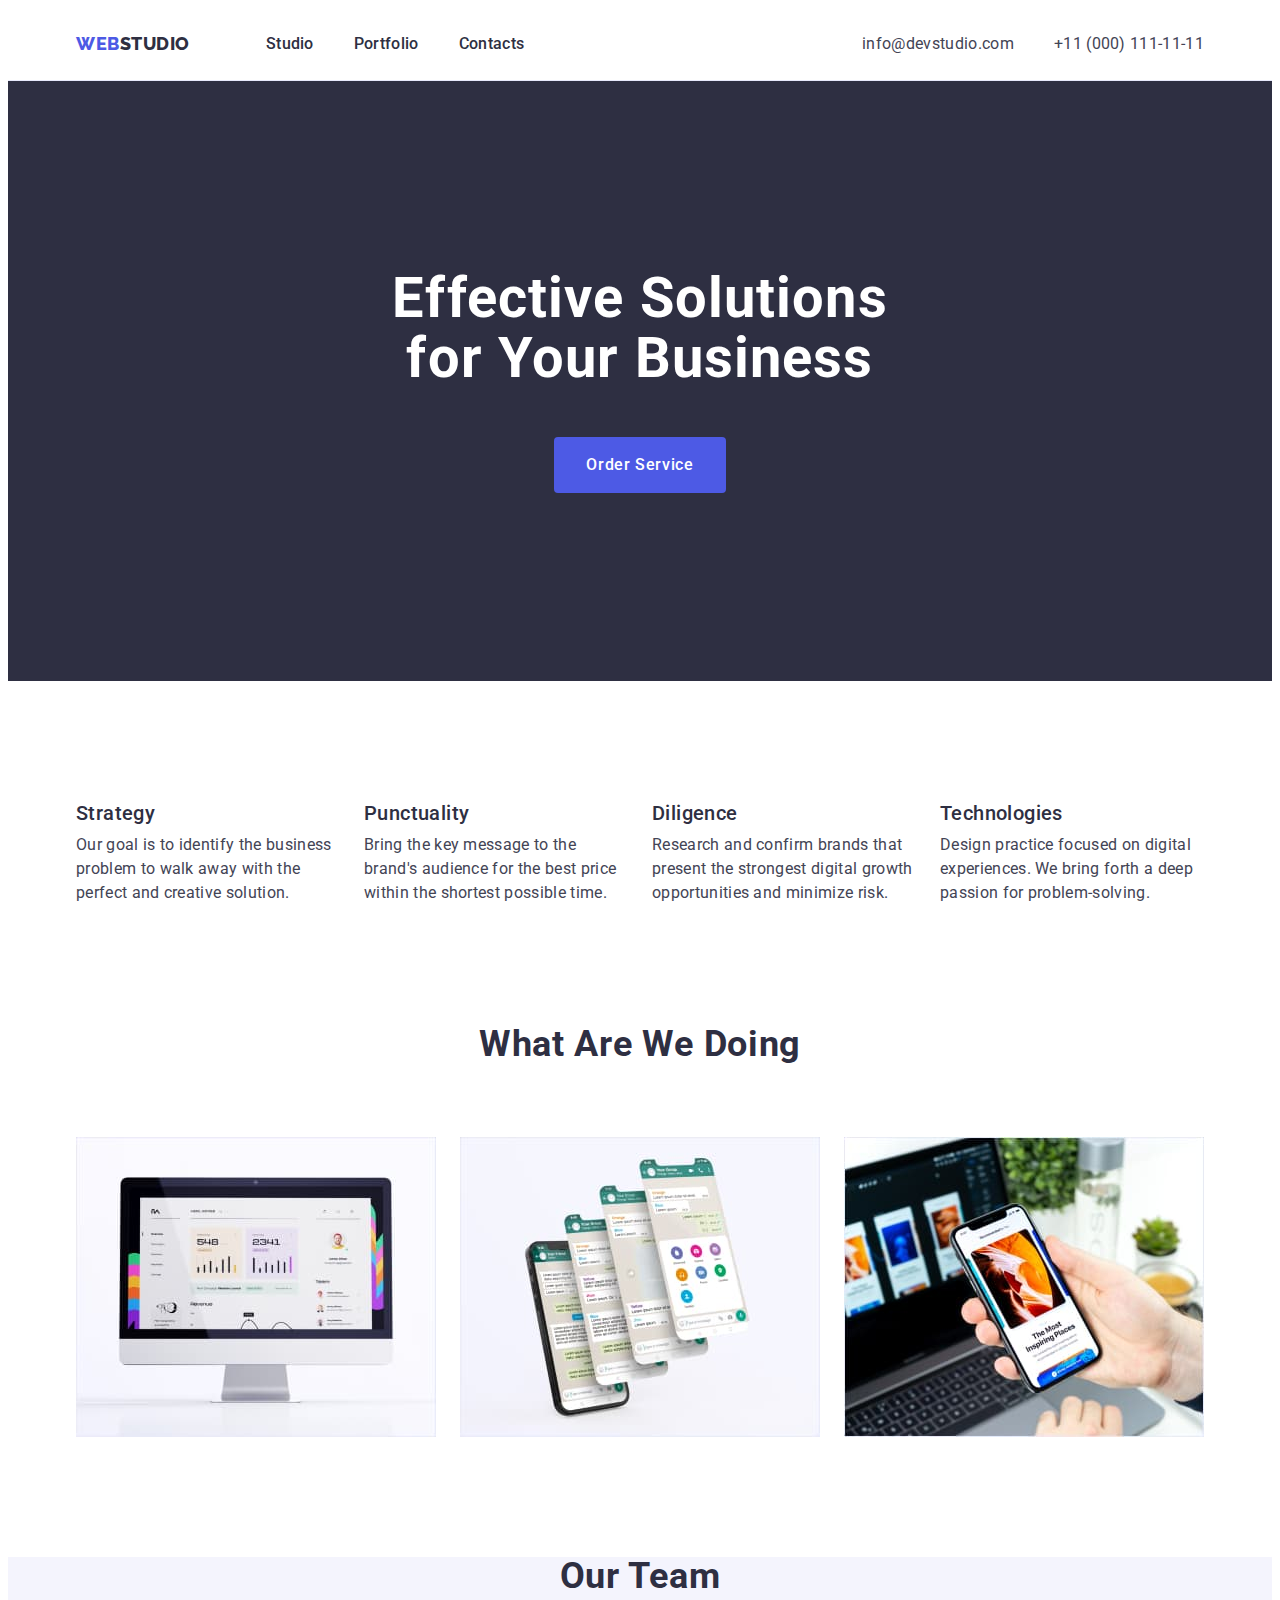
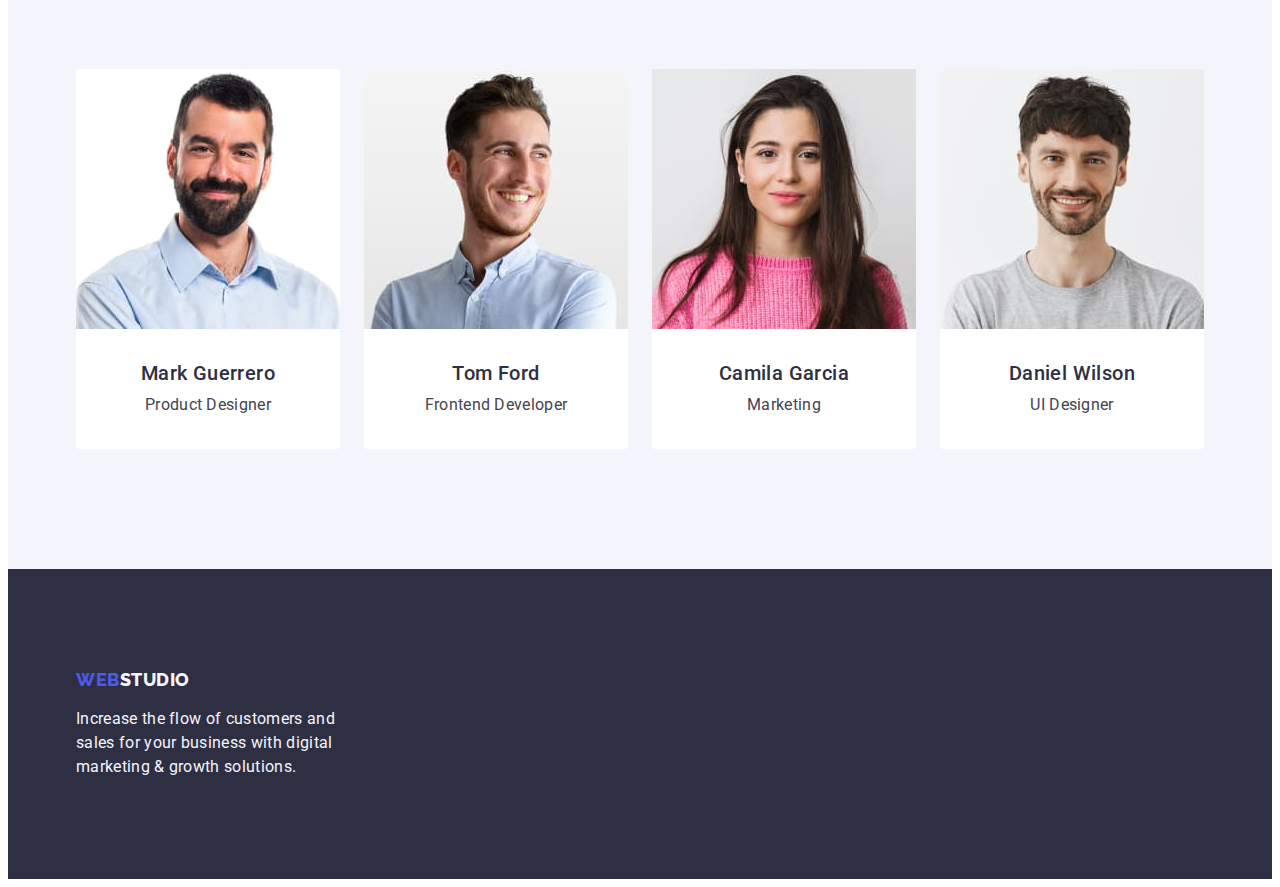
<file: index.html>
<!DOCTYPE html>
<html lang="en">
  <head>
    <meta charset="UTF-8" />
    <meta name="viewport" content="width=device-width, initial-scale=1.0" />
    <title>Web Studio (Version 4.0)</title>
    <link
      rel="stylesheet"
      href="https://cdnjs.cloudflare.com/ajax/libs/modern-normalize/2.0.0/modern-normalize.min.css"
      integrity="sha512-4xo8blKMVCiXpTaLzQSLSw3KFOVPWhm/TRtuPVc4WG6kUgjH6J03IBuG7JZPkcWMxJ5huwaBpOpnwYElP/m6wg=="
      crossorigin="anonymous"
      referrerpolicy="no-referrer"
    />
    <link rel="stylesheet" href="./css/style.css" />
    <link rel="preconnect" href="https://fonts.googleapis.com" />
    <link rel="preconnect" href="https://fonts.gstatic.com" crossorigin />
    <link
      href="https://fonts.googleapis.com/css2?family=Raleway:wght@800&family=Roboto:wght@400;500;700;900&display=swap"
      rel="stylesheet"
    />
  </head>

  <body>
    <!--Header-->

    <header class="header-section">
      <div class="header-container container">
        <nav class="nav">
          <a href="./index.html" class="link logo"
            >Web<span class="logo-part">Studio</span>
          </a>
          <ul class="list nav-list">
            <li class="nav-item">
              <a href="./index.html" class="link nav-list-item">Studio</a>
            </li>
            <li class="nav-item">
              <a href="./portfolio.html" class="link nav-list-item"
                >Portfolio</a
              >
            </li>
            <li class="nav-item">
              <a href="" class="link nav-list-item">Contacts</a>
            </li>
          </ul>
        </nav>
        <address class="address">
          <ul class="list address-list">
            <li>
              <a href="mailto:info@devstudio.com" class="link address-list-item"
                >info@devstudio.com</a
              >
            </li>
            <li>
              <a href="tel:+110001111111" class="link address-list-item"
                >+11 (000) 111-11-11</a
              >
            </li>
          </ul>
        </address>
      </div>
    </header>

    <!-- Main info -->
    <main>
      <!-- Hero -->
      <section class="hero">
        <div class="container">
          <h1 class="hero-title">Effective Solutions for Your Business</h1>
          <button type="button" class="hero-btn hero-btn-text">
            Order Service
          </button>
        </div>
      </section>

      <!-- Company standards -->

      <section class="section section-standatrs">
        <div class="container">
          <h2 class="header-two visually-hidden">Company standards</h2>
          <ul class="standarts-list list">
            <li class="standarts-item">
              <h3 class="header-three">Strategy</h3>
              <p class="header-three-desc">
                Our goal is to identify the business problem to walk away with
                the perfect and creative solution.
              </p>
            </li>
            <li class="standarts-item">
              <h3 class="header-three">Punctuality</h3>
              <p class="header-three-desc">
                Bring the key message to the brand's audience for the best price
                within the shortest possible time.
              </p>
            </li>
            <li class="standarts-item">
              <h3 class="header-three">Diligence</h3>
              <p class="header-three-desc">
                Research and confirm brands that present the strongest digital
                growth opportunities and minimize risk.
              </p>
            </li>
            <li class="standarts-item">
              <h3 class="header-three">Technologies</h3>
              <p class="header-three-desc">
                Design practice focused on digital experiences. We bring forth a
                deep passion for problem-solving.
              </p>
            </li>
          </ul>
        </div>
      </section>

      <!-- Company skills -->

      <section class="section">
        <div class="container">
          <h2 class="header-two">What are we doing</h2>
          <ul class="list list-skills">
            <li class="list-skills-item">
              <img
                src="./images/devices/pc.jpg"
                alt="Personal Computer"
                width="360"
              />
            </li>
            <li class="list-skills-item">
              <img src="./images/devices/phone.jpg" alt="Phone" width="360" />
            </li>
            <li class="list-skills-item">
              <img src="./images/devices/laptop.jpg" alt="laptop" width="360" />
            </li>
          </ul>
        </div>
      </section>

      <!-- Team -->

      <section class="section team-section">
        <div class="container">
          <h2 class="header-two">Our Team</h2>
          <ul class="list team-list">
            <li class="team-list-item">
              <img
                src="./images/team/mark.jpg"
                alt="Mark Guerrero"
                width="264"
              />
              <div class="team-content">
                <h3 class="name">Mark Guerrero</h3>
                <p class="pic-desc">Product Designer</p>
              </div>
            </li>
            <li class="team-list-item">
              <img src="./images/team/tom.jpg" alt="Tom Ford" width="264" />
              <div class="team-content">
                <h3 class="name">Tom Ford</h3>
                <p class="pic-desc">Frontend Developer</p>
              </div>
            </li>
            <li class="team-list-item">
              <img
                src="./images/team/camila.jpg"
                alt="Camila Garcia"
                width="264"
              />
              <div class="team-content">
                <h3 class="name">Camila Garcia</h3>
                <p class="pic-desc">Marketing</p>
              </div>
            </li>
            <li class="team-list-item">
              <img
                src="./images/team/daniel.jpg"
                alt="Daniel Wilson"
                width="264"
              />
              <div class="team-content">
                <h3 class="name">Daniel Wilson</h3>
                <p class="pic-desc">UI Designer</p>
              </div>
            </li>
          </ul>
        </div>
      </section>
    </main>

    <!-- Footer -->
    <footer class="footer">
      <div class="container">
        <a class="logo-footer link" href="./index.html"
          >Web<span class="logo-second-part-footer">Studio</span>
        </a>
        <p class="footer-text">
          Increase the flow of customers and sales for your business with
          digital marketing & growth solutions.
        </p>
      </div>
    </footer>
  </body>
</html>
</file>
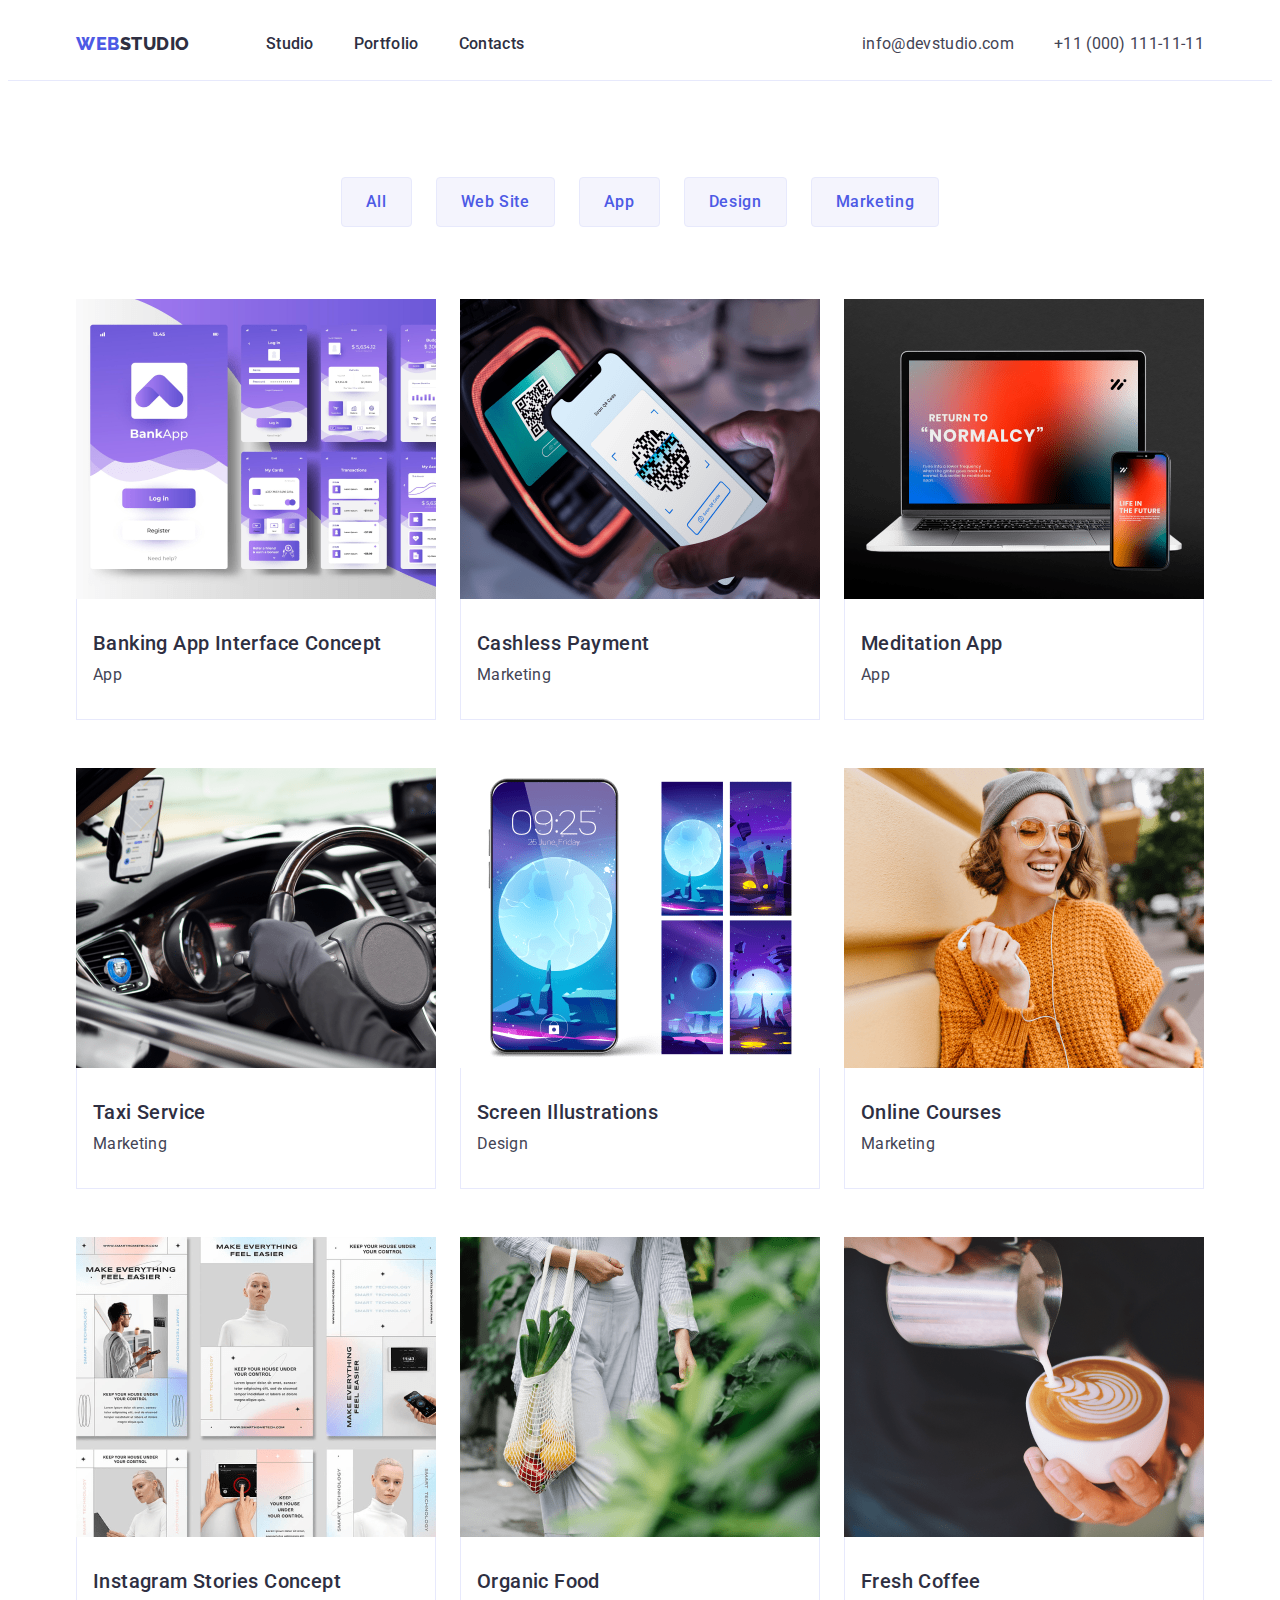
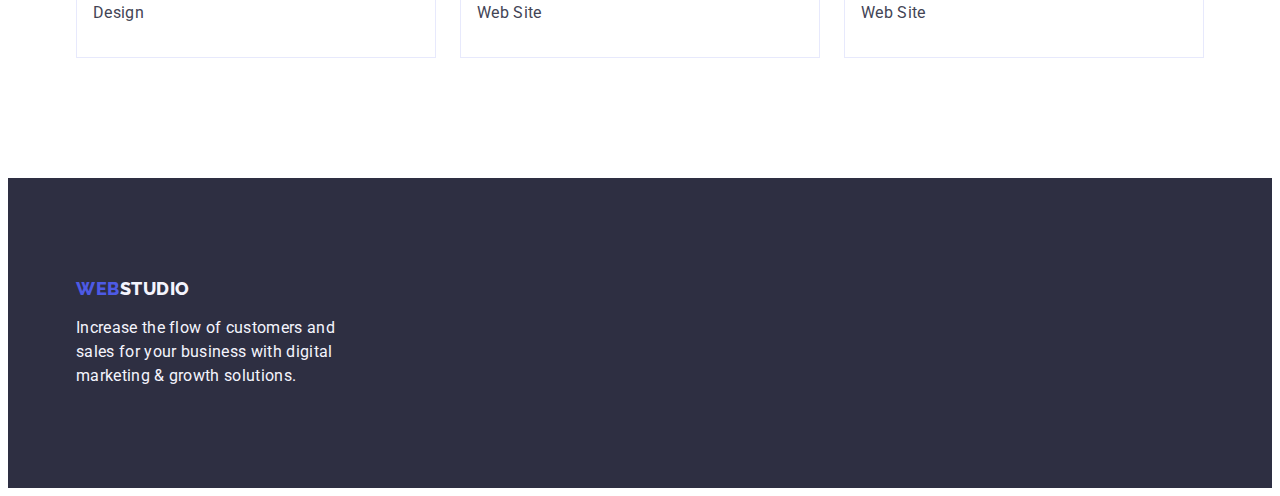
<file: portfolio.html>
<!DOCTYPE html>
<html lang="en">
  <head>
    <meta charset="UTF-8" />
    <meta name="viewport" content="width=device-width, initial-scale=1.0" />
    <title>Portfolio</title>
    <link
      rel="stylesheet"
      href="https://cdnjs.cloudflare.com/ajax/libs/modern-normalize/2.0.0/modern-normalize.min.css"
      integrity="sha512-4xo8blKMVCiXpTaLzQSLSw3KFOVPWhm/TRtuPVc4WG6kUgjH6J03IBuG7JZPkcWMxJ5huwaBpOpnwYElP/m6wg=="
      crossorigin="anonymous"
      referrerpolicy="no-referrer"
    />
    <link rel="stylesheet" href="./css/style.css" />
    <link rel="preconnect" href="https://fonts.googleapis.com" />
    <link rel="preconnect" href="https://fonts.gstatic.com" crossorigin />
    <link
      href="https://fonts.googleapis.com/css2?family=Raleway:wght@800&family=Roboto:wght@400;500;700;900&display=swap"
      rel="stylesheet"
    />
  </head>
  <body>
    <!-- Header -->
    <header class="header-section">
      <div class="header-container container">
        <nav class="nav">
          <a href="./index.html" class="link logo"
            >Web<span class="logo-part">Studio</span>
          </a>
          <ul class="list nav-list">
            <li class="nav-item">
              <a href="./index.html" class="link nav-list-item">Studio</a>
            </li>
            <li class="nav-item">
              <a href="./portfolio.html" class="link nav-list-item"
                >Portfolio</a
              >
            </li>
            <li class="nav-item">
              <a href="" class="link nav-list-item">Contacts</a>
            </li>
          </ul>
        </nav>
        <address class="address">
          <ul class="list address-list">
            <li>
              <a href="mailto:info@devstudio.com" class="link address-list-item"
                >info@devstudio.com</a
              >
            </li>
            <li>
              <a href="tel:+110001111111" class="link address-list-item"
                >+11 (000) 111-11-11</a
              >
            </li>
          </ul>
        </address>
      </div>
    </header>
    <main>
      <!-- Filters -->
      <section class="gallery">
        <div class="container">
          <h1 class="visually-hidden">Portfolio</h1>
          <ul class="filter-list list">
            <li><button type="button" class="filter-item">All</button></li>
            <li><button type="button" class="filter-item">Web Site</button></li>
            <li><button type="button" class="filter-item">App</button></li>
            <li><button type="button" class="filter-item">Design</button></li>
            <li>
              <button type="button" class="filter-item">Marketing</button>
            </li>
          </ul>
          <!-- Company services -->
          <ul class="gallery-list list">
            <li class="gallery-item link">
              <a href="/" class="link">
                <img
                  src="./images/row1/img2.jpg"
                  alt="Banking App Interface"
                  width="360"
                  height="360"
                />
                <div class="gallery-content">
                  <h2 class="header-three">Banking App Interface Concept</h2>
                  <p class="header-three-desc">App</p>
                </div>
              </a>
            </li>
            <li class="gallery-item link">
              <a href="/" class="link">
                <img
                  src="./images/row1/img1.jpg"
                  alt="Cashless Payment"
                  width="360"
                  height="360"
                />
                <div class="gallery-content">
                  <h2 class="header-three">Cashless Payment</h2>
                  <p class="header-three-desc">Marketing</p>
                </div>
              </a>
            </li>
            <li class="gallery-item link">
              <a href="/" class="link"
                ><img
                  src="./images/row1/img.jpg"
                  alt="Meditation App"
                  width="360"
                  height="360"
                />
                <div class="gallery-content">
                  <h2 class="header-three">Meditation App</h2>
                  <p class="header-three-desc">App</p>
                </div>
              </a>
            </li>
            <li class="gallery-item link">
              <a href="/" class="link">
                <img
                  src="./images/row2/img2.jpg"
                  alt="Taxi Service"
                  width="360"
                  height="360"
                />
                <div class="gallery-content">
                  <h2 class="header-three">Taxi Service</h2>
                  <p class="header-three-desc">Marketing</p>
                </div>
              </a>
            </li>
            <li class="gallery-item link">
              <a href="/" class="link">
                <img
                  src="./images/row2/img1.jpg"
                  alt="Screen Illustrations"
                  width="360"
                  height="360"
                />
                <div class="gallery-content">
                  <h2 class="header-three">Screen Illustrations</h2>
                  <p class="header-three-desc">Design</p>
                </div>
              </a>
            </li>
            <li class="gallery-item link">
              <a href="/" class="link">
                <img
                  src="./images/row2/img.jpg"
                  alt="Online Courses"
                  width="360"
                  height="360"
                />
                <div class="gallery-content">
                  <h2 class="header-three">Online Courses</h2>
                  <p class="header-three-desc">Marketing</p>
                </div>
              </a>
            </li>
            <li class="gallery-item link">
              <a href="/" class="link">
                <img
                  src="./images/row3/img2.jpg"
                  alt="Instagram Stories"
                  width="360"
                  height="360"
                />
                <div class="gallery-content">
                  <h2 class="header-three">Instagram Stories Concept</h2>
                  <p class="header-three-desc">Design</p>
                </div>
              </a>
            </li>
            <li class="gallery-item link">
              <a href="/" class="link">
                <img
                  src="./images/row3/img1.jpg"
                  alt="Organic Food"
                  width="360"
                  height="360"
                />
                <div class="gallery-content">
                  <h2 class="header-three">Organic Food</h2>
                  <p class="header-three-desc">Web Site</p>
                </div>
              </a>
            </li>
            <li class="gallery-item link">
              <a href="/" class="link">
                <img
                  src="./images/row3/img.jpg"
                  alt="Fresh Coffee"
                  width="360"
                  height="360"
                />
                <div class="gallery-content">
                  <h2 class="header-three">Fresh Coffee</h2>
                  <p class="header-three-desc">Web Site</p>
                </div>
              </a>
            </li>
          </ul>
        </div>
      </section>
    </main>

    <!-- Footer -->

    <footer class="footer">
      <div class="container">
        <a class="logo-footer link" href="./index.html"
          >Web<span class="logo-second-part-footer">Studio</span>
        </a>
        <p class="footer-text">
          Increase the flow of customers and sales for your business with
          digital marketing & growth solutions.
        </p>
      </div>
    </footer>
  </body>
</html>
</file>
<file: css/style.css>
/* Variables */
:root {
  /* Fonts */
  --primary-font: "Roboto";
  --logo-font: "Raleway";

  /* Navy blue */
  --brand-color: #2e2f42;

  /* Slate */
  --secondary-color: #434455;

  /* Ocean */
  --action-color: #404bbf;

  /* Iris */
  --logo-color: #4d5ae5;

  /* Cloud */
  --logo-second-color: #f4f4fd;

  /* Accent */
  --accent-color: #e7e9fc;
}

body {
  font-family: "Roboto", sans-serif;
  color: var(--secondary-color);
  background-color: #ffffff;
}

*,
*::before,
*::after {
  box-sizing: border-box;
}

h1,
h2,
h3,
h4,
h5,
h6,
p {
  margin: 0;
}

.list {
  list-style: none;
  margin: 0;
  padding-left: 0;
}
img {
  display: block;
  max-width: 100%;
  height: auto;
}

.section {
  padding-bottom: 120px;
}

/* Header */

.header-section {
  border-bottom: 1px solid #e7e9fc;
}

.header-container {
  display: flex;
  align-items: center;
}

.nav {
  display: flex;
  align-items: center;
}

.nav-list {
  display: flex;
  gap: 40px;
}

.logo {
  font-family: "Raleway", sans-serif;
  font-weight: 800;
  font-size: 18px;
  line-height: 1.17;
  letter-spacing: 0.03em;
  text-transform: uppercase;
  color: var(--logo-color);
  margin-right: 76px;
}

.logo-part {
  color: var(--brand-color);
  font-family: Raleway;
  line-height: 1.16;
  letter-spacing: 0.03em;
  text-transform: uppercase;
}
.address-list {
  display: flex;
  gap: 40px;
}

/* Navigation */
.link {
  text-decoration: none;
}
.nav-list {
  color: var(--brand-color);
  font-size: 16px;
  font-weight: 500;
  line-height: 1.5;
  letter-spacing: 0.02em;
  font-style: normal;
}

.nav-list-item {
  color: var(--brand-color);
  padding: 24px 0;
  display: block;
}
.nav-list-item:hover,
.nav-list-item:focus {
  color: var(--action-color);
}

/* Address */
.address {
  font-style: normal;
  margin-left: auto;
}
.address-list {
  color: var(--secondary-color);
  font-size: 16px;
  font-weight: 400;
  line-height: 1.5;
  letter-spacing: 0.02em;
  font-style: normal;
}

.address-list-item {
  color: #434455;
  font-style: initial;
}
.address-list-item:hover,
.address-list-item:focus {
  color: var(--action-color);
}

/* Main info */
.container {
  max-width: 1158px;
  padding-left: 15px;
  padding-right: 15px;
  margin: 0 auto;
}

/* Hero */
.hero {
  background: var(--brand-color);
  text-align: center;
  padding: 188px 0;
}

.hero-title {
  max-width: 496px;
  margin: 0 auto;
  margin-bottom: 48px;
  color: #ffffff;
  text-align: center;
  font-size: 56px;
  font-weight: 700;
  letter-spacing: 0.02em;
  line-height: 1.07;
}
.hero-btn {
  display: block;
  margin: 0 auto;
  min-width: 169px;
  background: var(--logo-color);
  font-family: "Roboto", sans-serif;
  letter-spacing: 0.04em;
  cursor: pointer;
  border: 0;
  border-radius: 4px;
}
.hero-btn-text {
  color: #ffffff;
  font-size: 16px;
  font-weight: 500;
  line-height: 1.5;
  padding: 16px 32px;
}
.hero-btn:hover,
.hero-btn:focus {
  background-color: #404bbf;
}

/* Company standarts*/

.section-standatrs {
  padding-top: 120px;
  padding-bottom: 120px;
}

.standarts-list {
  display: flex;
  gap: 24px;
}

.standarts-item {
  width: calc((100% - 72px) / 4);

  flex-grow: 0;
}

.header-two {
  margin-bottom: 72px;
  color: var(--brand-color);
  text-align: center;
  font-size: 36px;
  font-weight: 700;
  line-height: 1.11;
  text-transform: capitalize;
  letter-spacing: 0.02em;
}

.visually-hidden {
  position: absolute;
  width: 1px;
  height: 1px;
  margin: -1px;
  border: 0;
  padding: 0;
  white-space: nowrap;
  clip-path: inset(100%);
  clip: rect(0 0 0 0);
  overflow: hidden;
}

.header-three {
  margin-bottom: 8px;
  color: var(--brand-color);
  font-size: 20px;
  font-weight: 500;
  line-height: 1.2;
  letter-spacing: 0.02em;
}

/* Company skills */

.list-skills {
  display: flex;
  gap: 24px;
}
.list-skills-item {
}

/* Team-section */
.header-three-desc {
  color: var(--secondary-color);
  font-size: 16px;
  line-height: 1.5;
  letter-spacing: 0.02em;
}

.pic-desc {
  color: var(--secondary-color);
  font-size: 16px;
  line-height: 1.5;
  letter-spacing: 0.02em;
}

.team-content {
  padding: 32px 0;
  background-color: var(--white-color);
  border-radius: 0px 0px 4px 4px;
  text-align: center;
}

.team-section {
  background-color: var(--logo-second-color);
}
.team-list-item {
  background-color: #ffffff;
  border-radius: 0px 0px 4px 4px;
}

.name {
  color: var(--brand-color);
  font-size: 20px;
  font-weight: 500;
  line-height: 1.2;
  letter-spacing: 0.02em;
  margin-bottom: 8px;
}
.team-list {
  display: flex;
  gap: 24px;
  align-items: center;
}

.team-item {
  width: calc((100% - 72px) / 4);
}

/* Filter */
.filter-list {
  display: flex;
  justify-content: center;
  gap: 24px;
  margin-bottom: 72px;
}

.filter-item {
  border: 1px solid var(--accent-color);
  border-radius: 4px;
  background: #f4f4fd;
  cursor: pointer;
  font-family: "Roboto", sans-serif;
  font-weight: 500;
  font-size: 16px;
  line-height: 1.5;
  letter-spacing: 0.04em;
  color: var(--logo-color);
  padding: 12px 24px;
}

.filter-item:hover,
.filter-item:focus {
  background: var(--action-color);
  color: #ffffff;
  border: 1px solid transparent;
}

/* Gallery */
.gallery {
  padding-top: 96px;
  padding-bottom: 120px;
}

.gallery-content {
  padding: 32px 16px;
  border: 1px solid #e7e9fc;
  border-top: none;
}

.gallery-list {
  display: flex;
  flex-wrap: wrap;
  justify-content: space-between;
  column-gap: 24px;
  row-gap: 48px;
}
/* Footer */
.footer {
  background-color: var(--brand-color);
  padding: 100px 0;
}

/* .footer-container {
  display: block;
  margin-right: 1020px;
  margin-left: 156px;
} */

.logo-footer {
  display: block;
  font-family: "Raleway", sans-serif;
  font-weight: 800;
  font-size: 18px;
  line-height: 1.17;
  letter-spacing: 0.03em;
  text-transform: uppercase;
  color: var(--logo-color);
  margin-bottom: 16px;
  display: inline-block;
}

.logo-second-part-footer {
  color: var(--logo-second-color);
  font-size: 18px;
  font-weight: 800;
  line-height: 1.16;
  letter-spacing: 0.03em;
  text-transform: uppercase;
  margin-bottom: 16px;
}

.footer-text {
  color: var(--logo-second-color);
  font-size: 16px;
  line-height: 1.5;
  letter-spacing: 0.02em;
  width: 264px;
}
</file>
